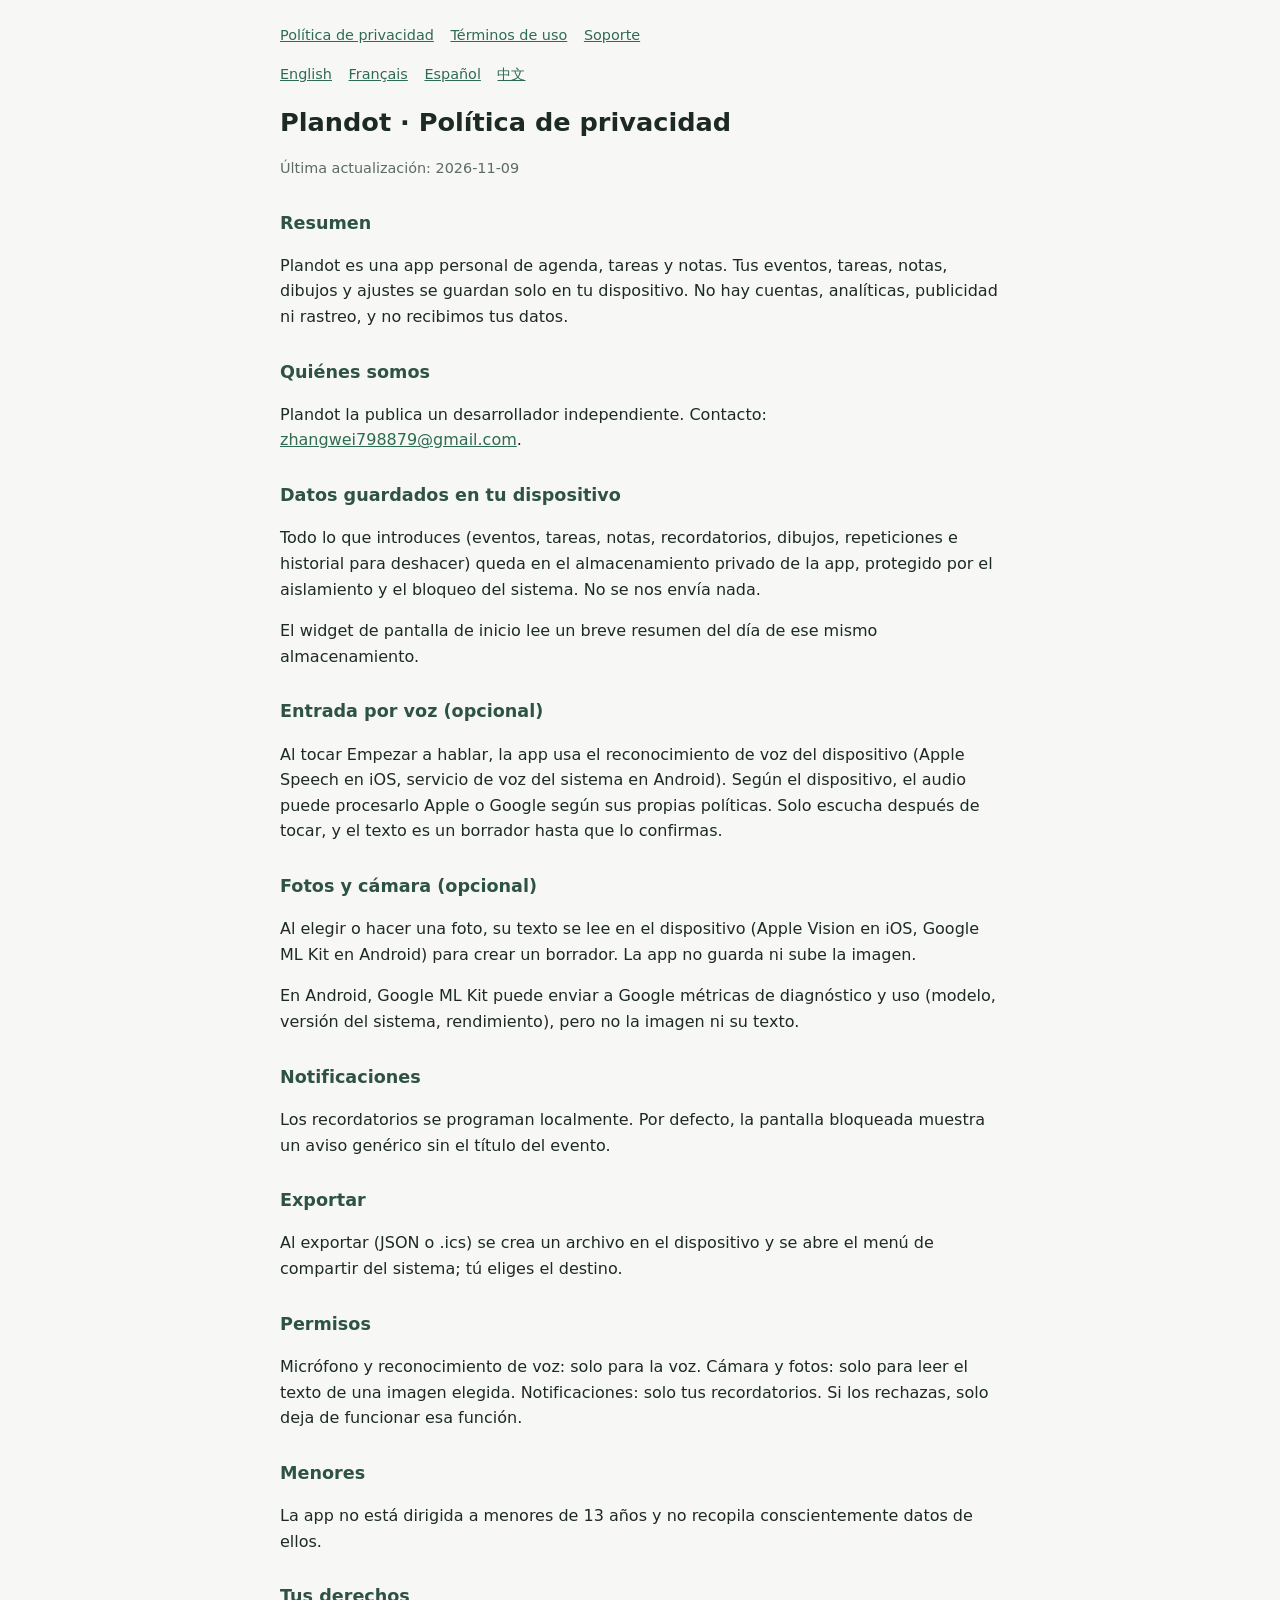
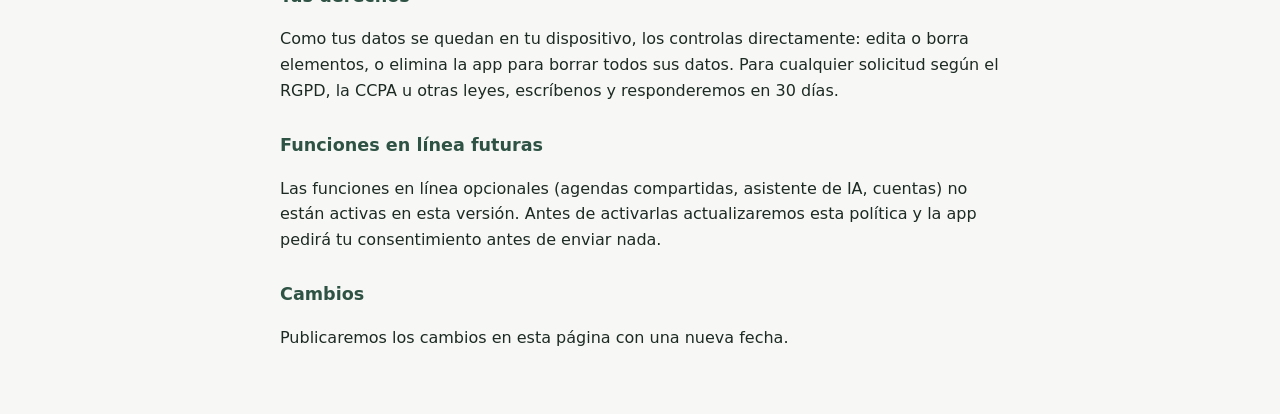
<file: privacy-es.html>
<!doctype html><html lang="es"><head><meta charset="utf-8"><meta name="viewport" content="width=device-width,initial-scale=1">
<title>Política de privacidad · Plandot</title><link rel="stylesheet" href="style.css"></head><body><main>
<nav><a href="privacy-es.html">Política de privacidad</a> <a href="terms-es.html">Términos de uso</a> <a href="support-es.html">Soporte</a></nav><nav class="muted"><a href="privacy.html" lang="en">English</a> <a href="privacy-fr.html" lang="fr">Français</a> <a href="privacy-es.html" lang="es">Español</a> <a href="privacy-zh.html" lang="zh">中文</a></nav>
<h1>Plandot · Política de privacidad</h1><p class="muted">Última actualización: 2026-11-09</p><h2>Resumen</h2><p>Plandot es una app personal de agenda, tareas y notas. Tus eventos, tareas, notas, dibujos y ajustes se guardan solo en tu dispositivo. No hay cuentas, analíticas, publicidad ni rastreo, y no recibimos tus datos.</p><h2>Quiénes somos</h2><p>Plandot la publica un desarrollador independiente. Contacto: <a href="mailto:zhangwei798879@gmail.com">zhangwei798879@gmail.com</a>.</p><h2>Datos guardados en tu dispositivo</h2><p>Todo lo que introduces (eventos, tareas, notas, recordatorios, dibujos, repeticiones e historial para deshacer) queda en el almacenamiento privado de la app, protegido por el aislamiento y el bloqueo del sistema. No se nos envía nada.</p><p>El widget de pantalla de inicio lee un breve resumen del día de ese mismo almacenamiento.</p><h2>Entrada por voz (opcional)</h2><p>Al tocar Empezar a hablar, la app usa el reconocimiento de voz del dispositivo (Apple Speech en iOS, servicio de voz del sistema en Android). Según el dispositivo, el audio puede procesarlo Apple o Google según sus propias políticas. Solo escucha después de tocar, y el texto es un borrador hasta que lo confirmas.</p><h2>Fotos y cámara (opcional)</h2><p>Al elegir o hacer una foto, su texto se lee en el dispositivo (Apple Vision en iOS, Google ML Kit en Android) para crear un borrador. La app no guarda ni sube la imagen.</p><p>En Android, Google ML Kit puede enviar a Google métricas de diagnóstico y uso (modelo, versión del sistema, rendimiento), pero no la imagen ni su texto.</p><h2>Notificaciones</h2><p>Los recordatorios se programan localmente. Por defecto, la pantalla bloqueada muestra un aviso genérico sin el título del evento.</p><h2>Exportar</h2><p>Al exportar (JSON o .ics) se crea un archivo en el dispositivo y se abre el menú de compartir del sistema; tú eliges el destino.</p><h2>Permisos</h2><p>Micrófono y reconocimiento de voz: solo para la voz. Cámara y fotos: solo para leer el texto de una imagen elegida. Notificaciones: solo tus recordatorios. Si los rechazas, solo deja de funcionar esa función.</p><h2>Menores</h2><p>La app no está dirigida a menores de 13 años y no recopila conscientemente datos de ellos.</p><h2>Tus derechos</h2><p>Como tus datos se quedan en tu dispositivo, los controlas directamente: edita o borra elementos, o elimina la app para borrar todos sus datos. Para cualquier solicitud según el RGPD, la CCPA u otras leyes, escríbenos y responderemos en 30 días.</p><h2>Funciones en línea futuras</h2><p>Las funciones en línea opcionales (agendas compartidas, asistente de IA, cuentas) no están activas en esta versión. Antes de activarlas actualizaremos esta política y la app pedirá tu consentimiento antes de enviar nada.</p><h2>Cambios</h2><p>Publicaremos los cambios en esta página con una nueva fecha.</p></main></body></html>
</file>
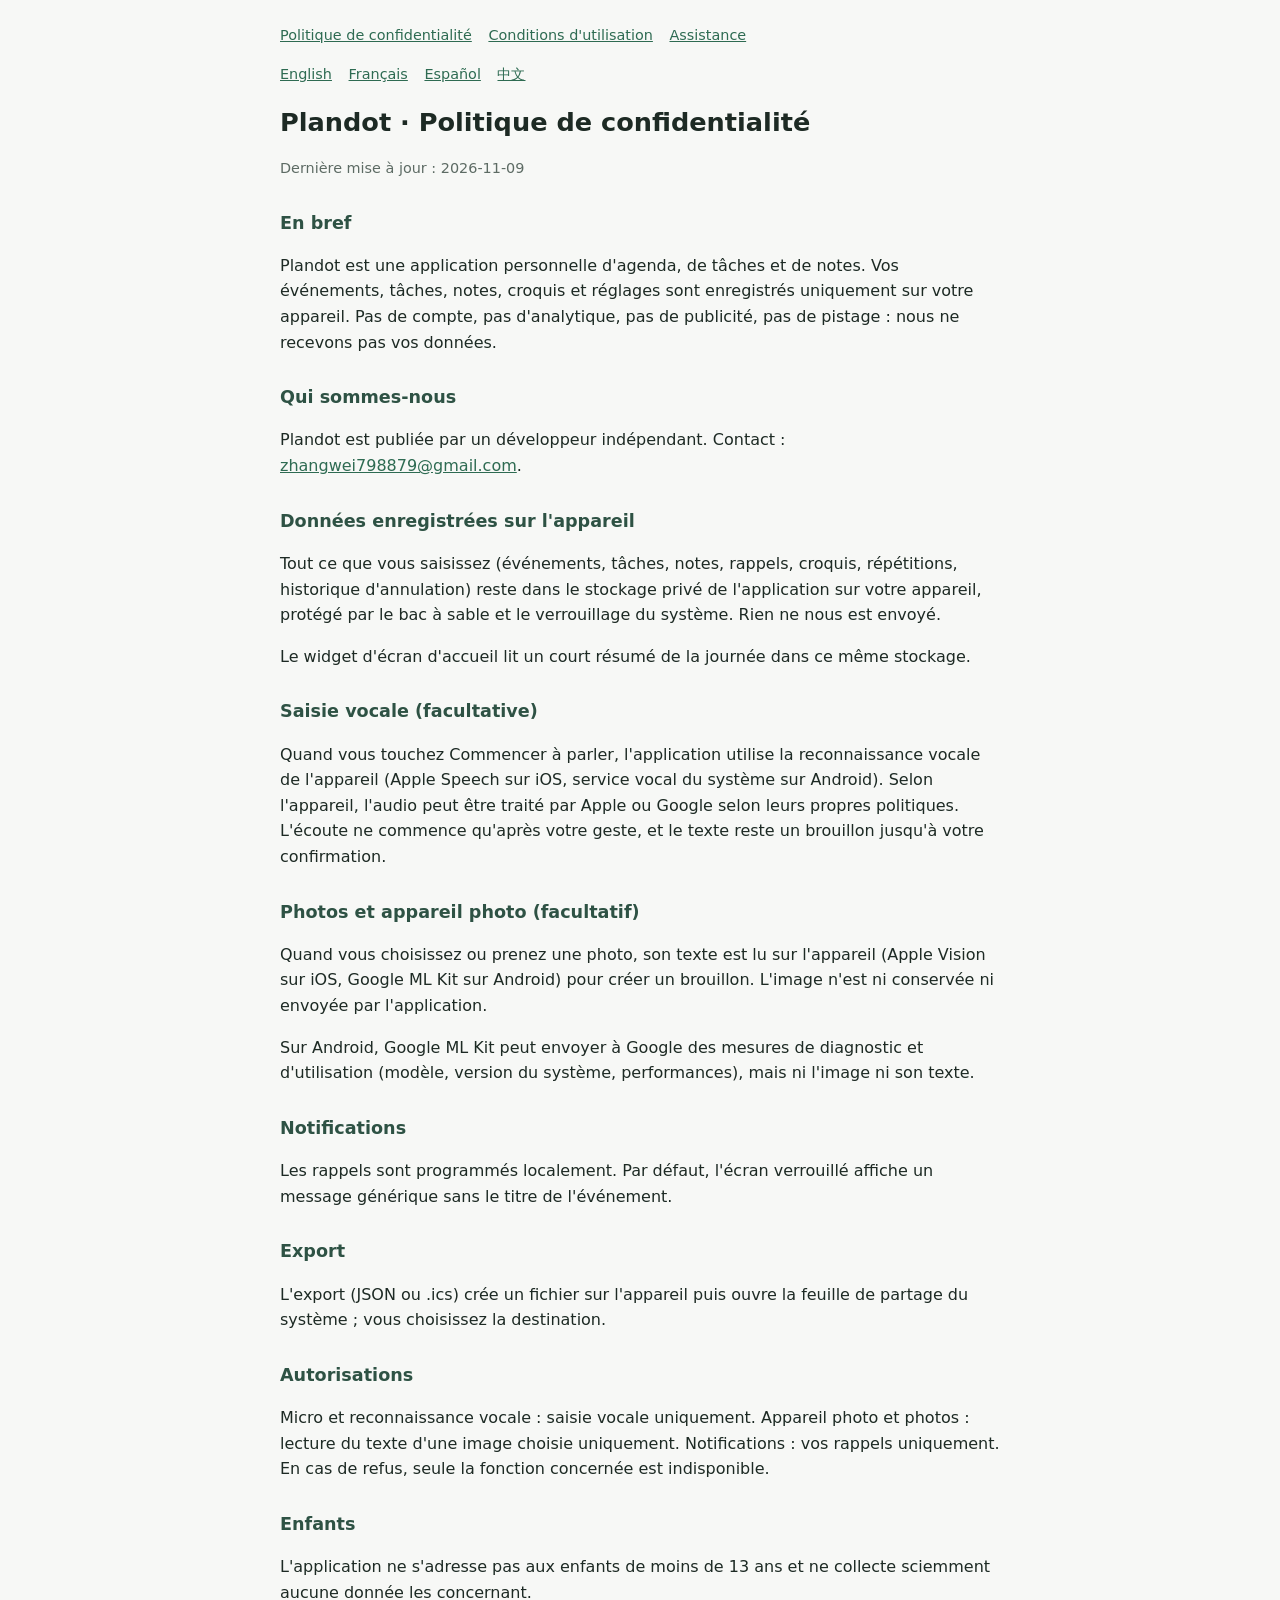
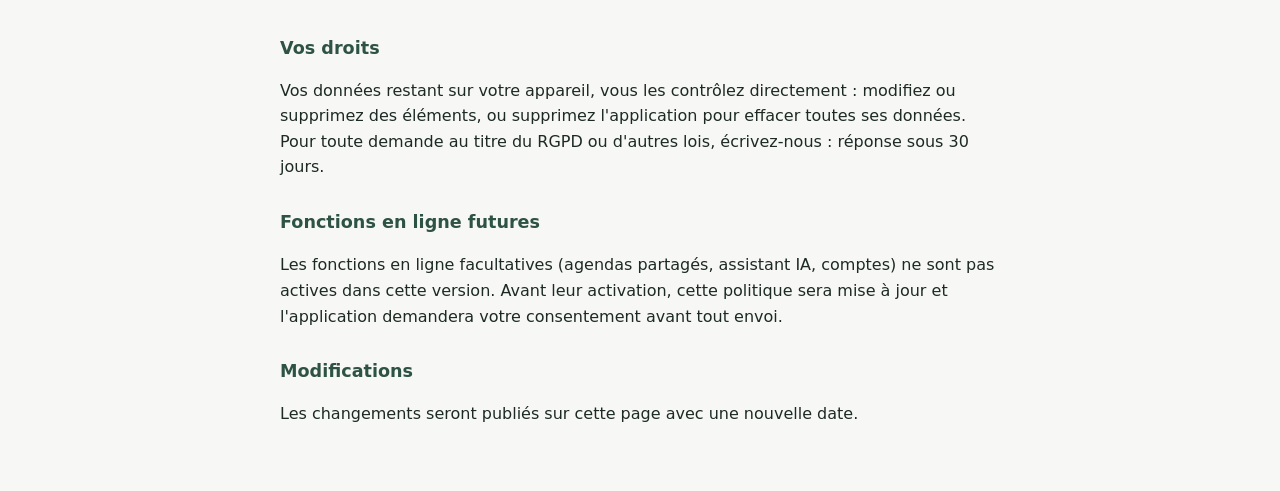
<file: privacy-fr.html>
<!doctype html><html lang="fr"><head><meta charset="utf-8"><meta name="viewport" content="width=device-width,initial-scale=1">
<title>Politique de confidentialité · Plandot</title><link rel="stylesheet" href="style.css"></head><body><main>
<nav><a href="privacy-fr.html">Politique de confidentialité</a> <a href="terms-fr.html">Conditions d'utilisation</a> <a href="support-fr.html">Assistance</a></nav><nav class="muted"><a href="privacy.html" lang="en">English</a> <a href="privacy-fr.html" lang="fr">Français</a> <a href="privacy-es.html" lang="es">Español</a> <a href="privacy-zh.html" lang="zh">中文</a></nav>
<h1>Plandot · Politique de confidentialité</h1><p class="muted">Dernière mise à jour : 2026-11-09</p><h2>En bref</h2><p>Plandot est une application personnelle d'agenda, de tâches et de notes. Vos événements, tâches, notes, croquis et réglages sont enregistrés uniquement sur votre appareil. Pas de compte, pas d'analytique, pas de publicité, pas de pistage : nous ne recevons pas vos données.</p><h2>Qui sommes-nous</h2><p>Plandot est publiée par un développeur indépendant. Contact : <a href="mailto:zhangwei798879@gmail.com">zhangwei798879@gmail.com</a>.</p><h2>Données enregistrées sur l'appareil</h2><p>Tout ce que vous saisissez (événements, tâches, notes, rappels, croquis, répétitions, historique d'annulation) reste dans le stockage privé de l'application sur votre appareil, protégé par le bac à sable et le verrouillage du système. Rien ne nous est envoyé.</p><p>Le widget d'écran d'accueil lit un court résumé de la journée dans ce même stockage.</p><h2>Saisie vocale (facultative)</h2><p>Quand vous touchez Commencer à parler, l'application utilise la reconnaissance vocale de l'appareil (Apple Speech sur iOS, service vocal du système sur Android). Selon l'appareil, l'audio peut être traité par Apple ou Google selon leurs propres politiques. L'écoute ne commence qu'après votre geste, et le texte reste un brouillon jusqu'à votre confirmation.</p><h2>Photos et appareil photo (facultatif)</h2><p>Quand vous choisissez ou prenez une photo, son texte est lu sur l'appareil (Apple Vision sur iOS, Google ML Kit sur Android) pour créer un brouillon. L'image n'est ni conservée ni envoyée par l'application.</p><p>Sur Android, Google ML Kit peut envoyer à Google des mesures de diagnostic et d'utilisation (modèle, version du système, performances), mais ni l'image ni son texte.</p><h2>Notifications</h2><p>Les rappels sont programmés localement. Par défaut, l'écran verrouillé affiche un message générique sans le titre de l'événement.</p><h2>Export</h2><p>L'export (JSON ou .ics) crée un fichier sur l'appareil puis ouvre la feuille de partage du système ; vous choisissez la destination.</p><h2>Autorisations</h2><p>Micro et reconnaissance vocale : saisie vocale uniquement. Appareil photo et photos : lecture du texte d'une image choisie uniquement. Notifications : vos rappels uniquement. En cas de refus, seule la fonction concernée est indisponible.</p><h2>Enfants</h2><p>L'application ne s'adresse pas aux enfants de moins de 13 ans et ne collecte sciemment aucune donnée les concernant.</p><h2>Vos droits</h2><p>Vos données restant sur votre appareil, vous les contrôlez directement : modifiez ou supprimez des éléments, ou supprimez l'application pour effacer toutes ses données. Pour toute demande au titre du RGPD ou d'autres lois, écrivez-nous : réponse sous 30 jours.</p><h2>Fonctions en ligne futures</h2><p>Les fonctions en ligne facultatives (agendas partagés, assistant IA, comptes) ne sont pas actives dans cette version. Avant leur activation, cette politique sera mise à jour et l'application demandera votre consentement avant tout envoi.</p><h2>Modifications</h2><p>Les changements seront publiés sur cette page avec une nouvelle date.</p></main></body></html>
</file>
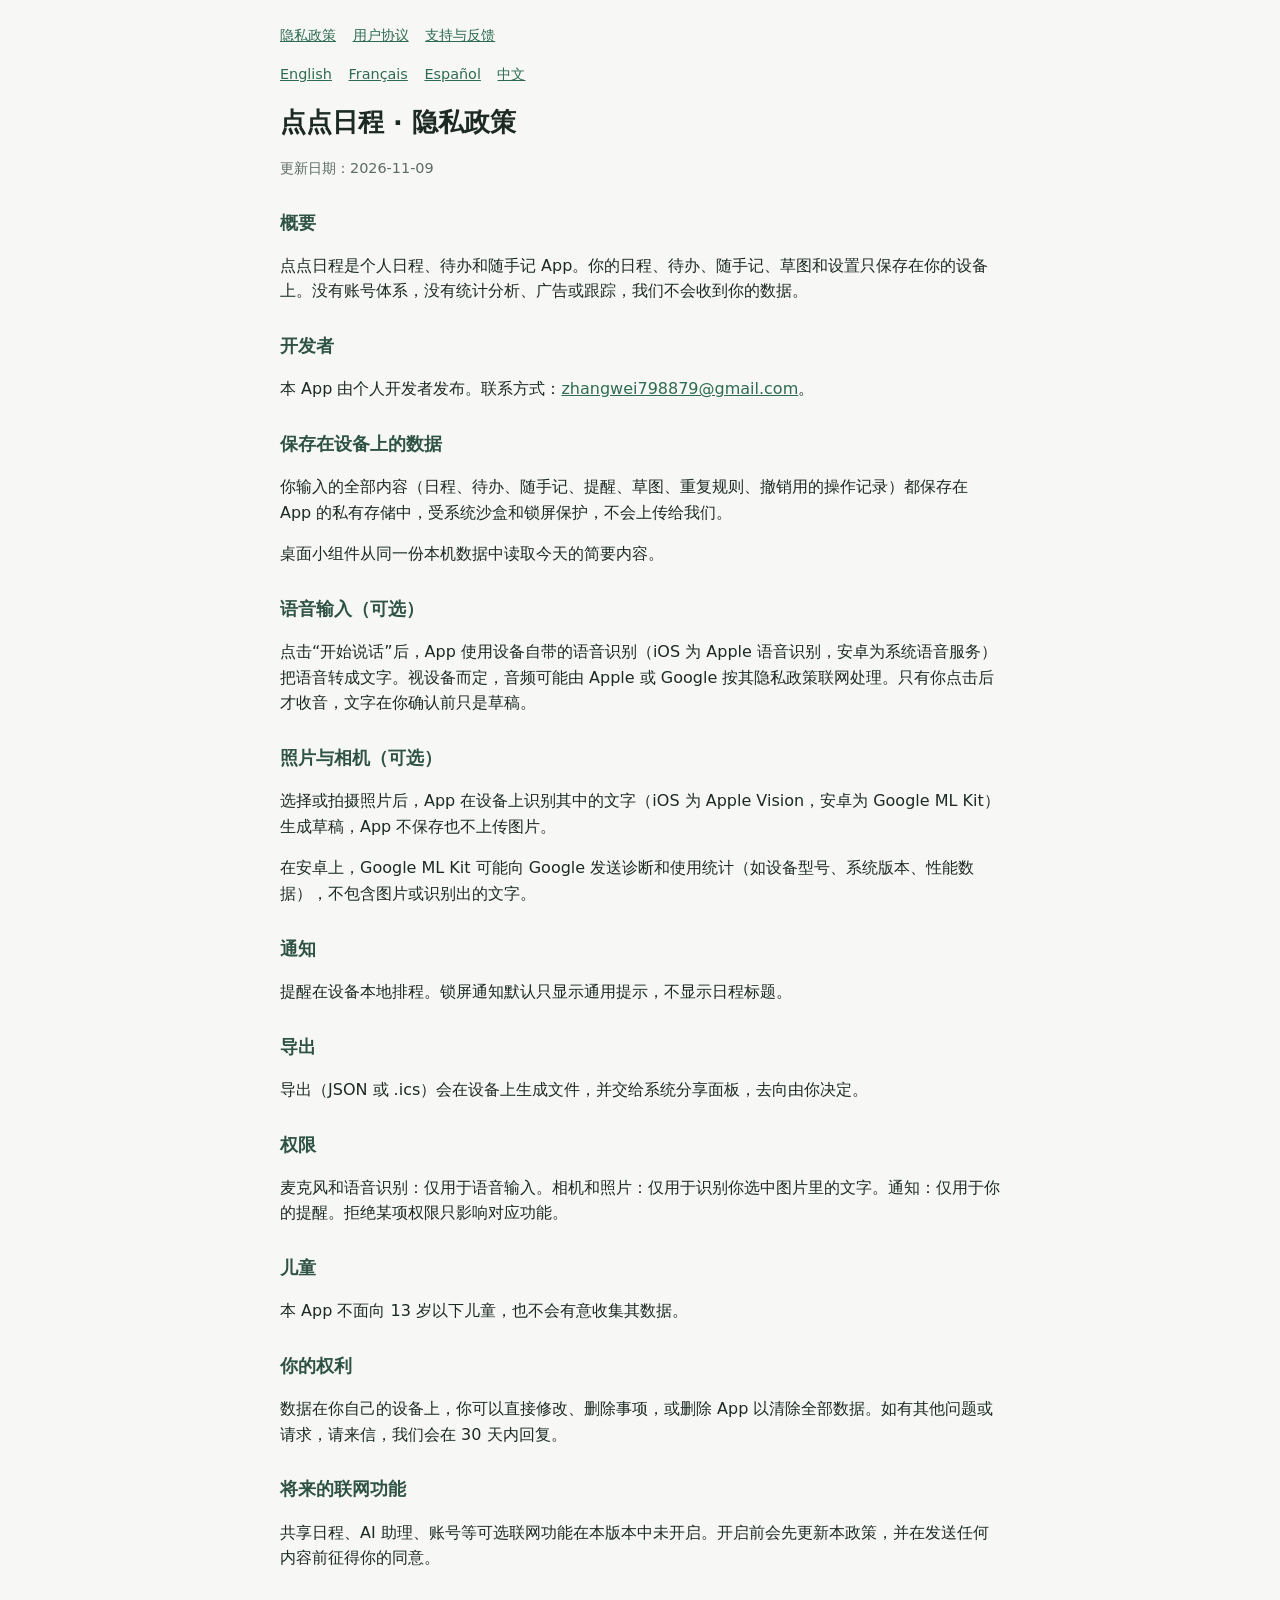
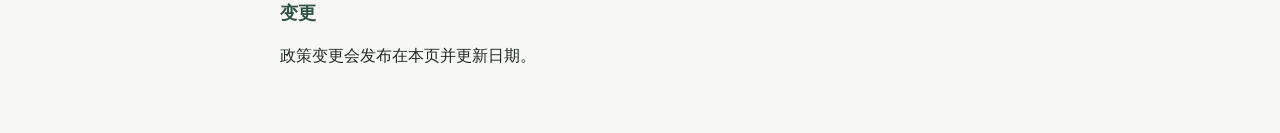
<file: privacy-zh.html>
<!doctype html><html lang="zh"><head><meta charset="utf-8"><meta name="viewport" content="width=device-width,initial-scale=1">
<title>隐私政策 · 点点日程</title><link rel="stylesheet" href="style.css"></head><body><main>
<nav><a href="privacy-zh.html">隐私政策</a> <a href="terms-zh.html">用户协议</a> <a href="support-zh.html">支持与反馈</a></nav><nav class="muted"><a href="privacy.html" lang="en">English</a> <a href="privacy-fr.html" lang="fr">Français</a> <a href="privacy-es.html" lang="es">Español</a> <a href="privacy-zh.html" lang="zh">中文</a></nav>
<h1>点点日程 · 隐私政策</h1><p class="muted">更新日期：2026-11-09</p><h2>概要</h2><p>点点日程是个人日程、待办和随手记 App。你的日程、待办、随手记、草图和设置只保存在你的设备上。没有账号体系，没有统计分析、广告或跟踪，我们不会收到你的数据。</p><h2>开发者</h2><p>本 App 由个人开发者发布。联系方式：<a href="mailto:zhangwei798879@gmail.com">zhangwei798879@gmail.com</a>。</p><h2>保存在设备上的数据</h2><p>你输入的全部内容（日程、待办、随手记、提醒、草图、重复规则、撤销用的操作记录）都保存在 App 的私有存储中，受系统沙盒和锁屏保护，不会上传给我们。</p><p>桌面小组件从同一份本机数据中读取今天的简要内容。</p><h2>语音输入（可选）</h2><p>点击“开始说话”后，App 使用设备自带的语音识别（iOS 为 Apple 语音识别，安卓为系统语音服务）把语音转成文字。视设备而定，音频可能由 Apple 或 Google 按其隐私政策联网处理。只有你点击后才收音，文字在你确认前只是草稿。</p><h2>照片与相机（可选）</h2><p>选择或拍摄照片后，App 在设备上识别其中的文字（iOS 为 Apple Vision，安卓为 Google ML Kit）生成草稿，App 不保存也不上传图片。</p><p>在安卓上，Google ML Kit 可能向 Google 发送诊断和使用统计（如设备型号、系统版本、性能数据），不包含图片或识别出的文字。</p><h2>通知</h2><p>提醒在设备本地排程。锁屏通知默认只显示通用提示，不显示日程标题。</p><h2>导出</h2><p>导出（JSON 或 .ics）会在设备上生成文件，并交给系统分享面板，去向由你决定。</p><h2>权限</h2><p>麦克风和语音识别：仅用于语音输入。相机和照片：仅用于识别你选中图片里的文字。通知：仅用于你的提醒。拒绝某项权限只影响对应功能。</p><h2>儿童</h2><p>本 App 不面向 13 岁以下儿童，也不会有意收集其数据。</p><h2>你的权利</h2><p>数据在你自己的设备上，你可以直接修改、删除事项，或删除 App 以清除全部数据。如有其他问题或请求，请来信，我们会在 30 天内回复。</p><h2>将来的联网功能</h2><p>共享日程、AI 助理、账号等可选联网功能在本版本中未开启。开启前会先更新本政策，并在发送任何内容前征得你的同意。</p><h2>变更</h2><p>政策变更会发布在本页并更新日期。</p></main></body></html>
</file>
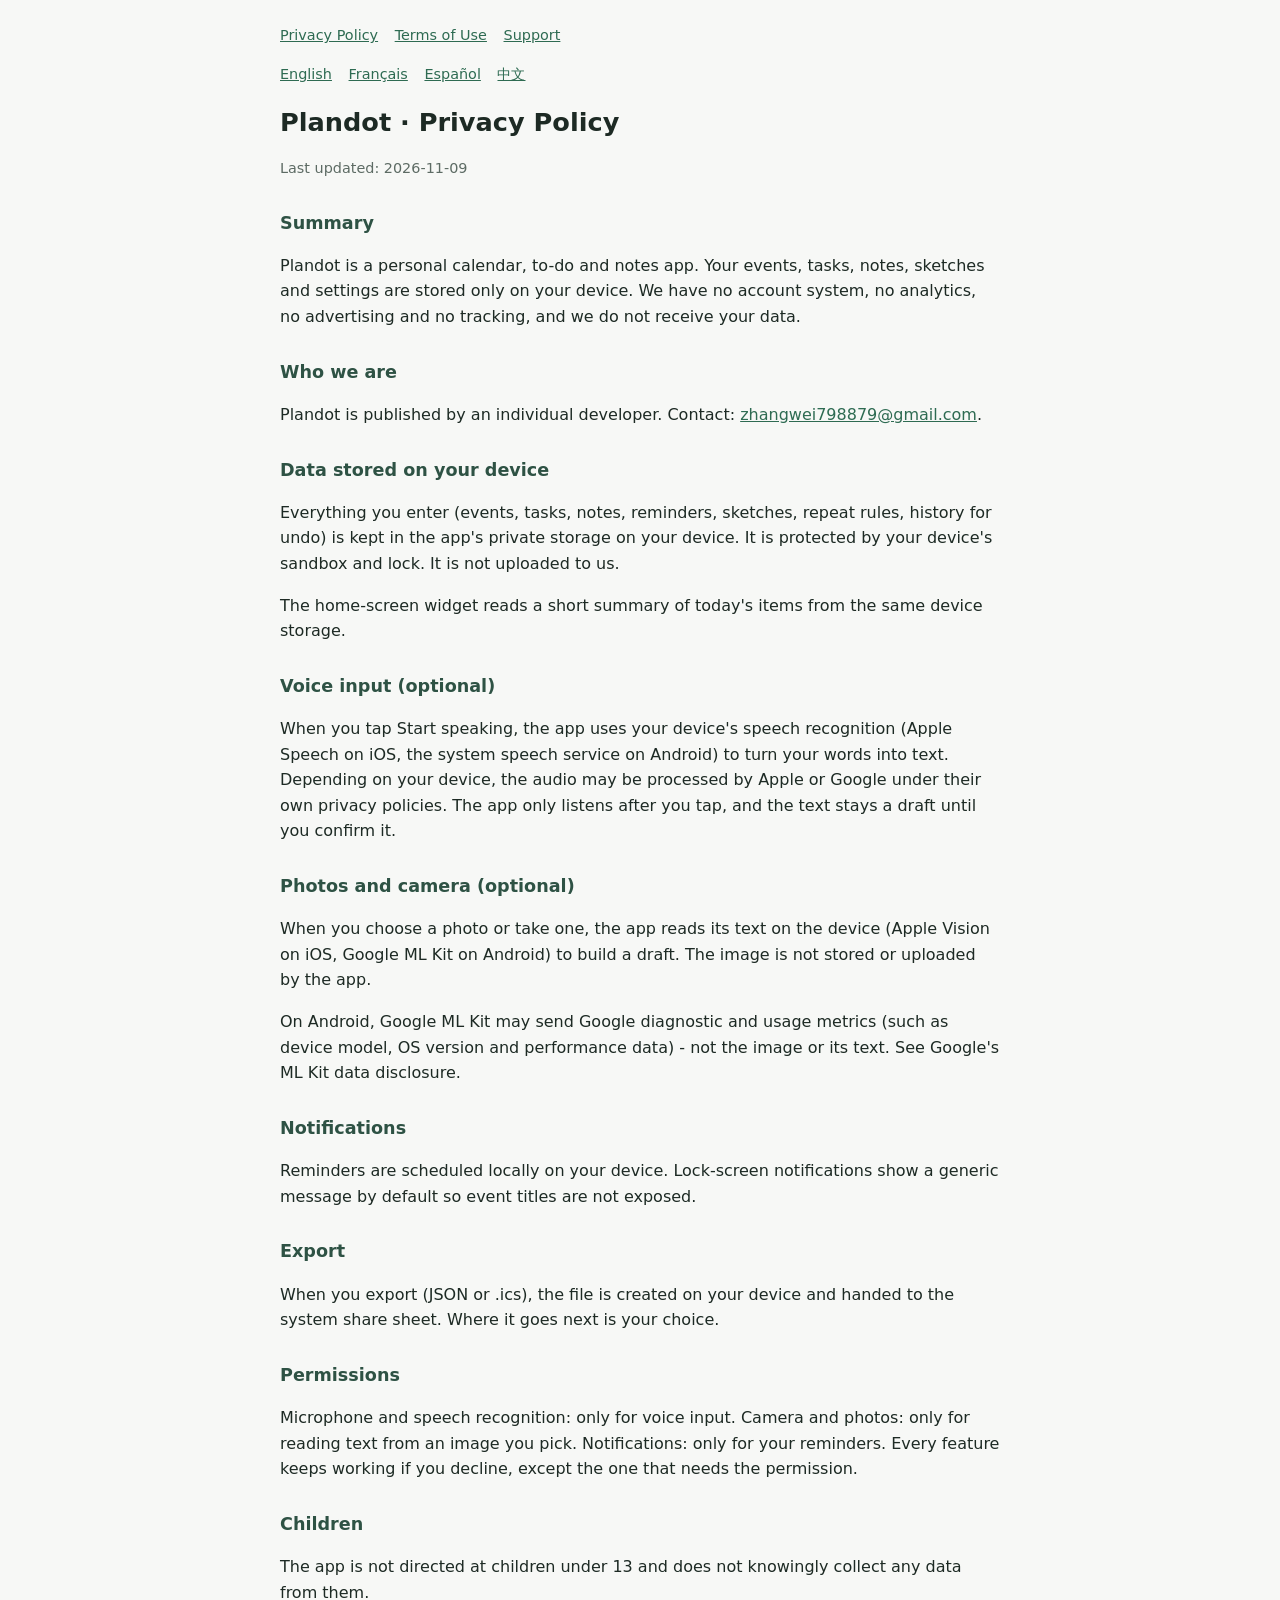
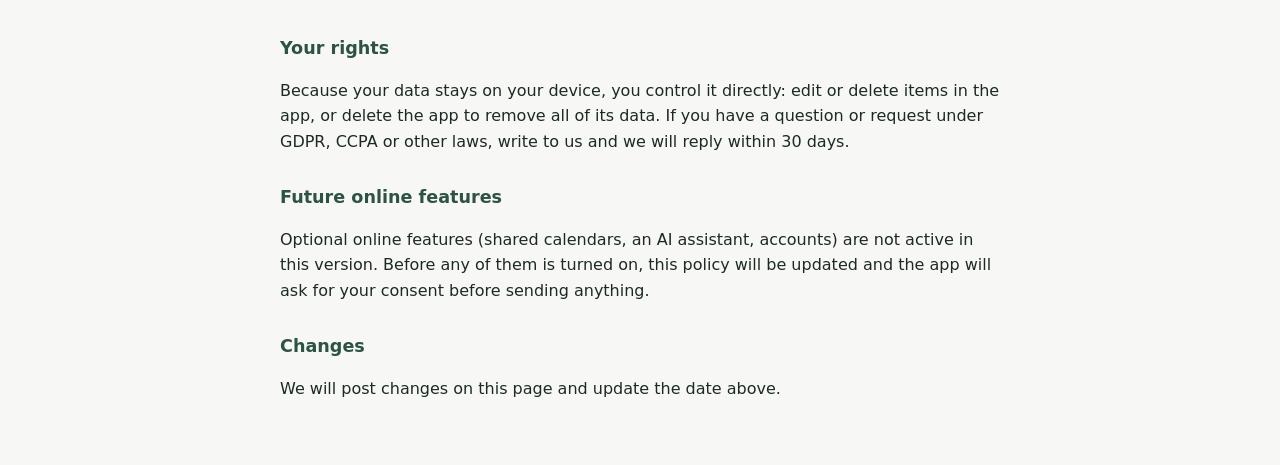
<file: privacy.html>
<!doctype html><html lang="en"><head><meta charset="utf-8"><meta name="viewport" content="width=device-width,initial-scale=1">
<title>Privacy Policy · Plandot</title><link rel="stylesheet" href="style.css"></head><body><main>
<nav><a href="privacy.html">Privacy Policy</a> <a href="terms.html">Terms of Use</a> <a href="support.html">Support</a></nav><nav class="muted"><a href="privacy.html" lang="en">English</a> <a href="privacy-fr.html" lang="fr">Français</a> <a href="privacy-es.html" lang="es">Español</a> <a href="privacy-zh.html" lang="zh">中文</a></nav>
<h1>Plandot · Privacy Policy</h1><p class="muted">Last updated: 2026-11-09</p><h2>Summary</h2><p>Plandot is a personal calendar, to-do and notes app. Your events, tasks, notes, sketches and settings are stored only on your device. We have no account system, no analytics, no advertising and no tracking, and we do not receive your data.</p><h2>Who we are</h2><p>Plandot is published by an individual developer. Contact: <a href="mailto:zhangwei798879@gmail.com">zhangwei798879@gmail.com</a>.</p><h2>Data stored on your device</h2><p>Everything you enter (events, tasks, notes, reminders, sketches, repeat rules, history for undo) is kept in the app's private storage on your device. It is protected by your device's sandbox and lock. It is not uploaded to us.</p><p>The home-screen widget reads a short summary of today's items from the same device storage.</p><h2>Voice input (optional)</h2><p>When you tap Start speaking, the app uses your device's speech recognition (Apple Speech on iOS, the system speech service on Android) to turn your words into text. Depending on your device, the audio may be processed by Apple or Google under their own privacy policies. The app only listens after you tap, and the text stays a draft until you confirm it.</p><h2>Photos and camera (optional)</h2><p>When you choose a photo or take one, the app reads its text on the device (Apple Vision on iOS, Google ML Kit on Android) to build a draft. The image is not stored or uploaded by the app.</p><p>On Android, Google ML Kit may send Google diagnostic and usage metrics (such as device model, OS version and performance data) - not the image or its text. See Google's ML Kit data disclosure.</p><h2>Notifications</h2><p>Reminders are scheduled locally on your device. Lock-screen notifications show a generic message by default so event titles are not exposed.</p><h2>Export</h2><p>When you export (JSON or .ics), the file is created on your device and handed to the system share sheet. Where it goes next is your choice.</p><h2>Permissions</h2><p>Microphone and speech recognition: only for voice input. Camera and photos: only for reading text from an image you pick. Notifications: only for your reminders. Every feature keeps working if you decline, except the one that needs the permission.</p><h2>Children</h2><p>The app is not directed at children under 13 and does not knowingly collect any data from them.</p><h2>Your rights</h2><p>Because your data stays on your device, you control it directly: edit or delete items in the app, or delete the app to remove all of its data. If you have a question or request under GDPR, CCPA or other laws, write to us and we will reply within 30 days.</p><h2>Future online features</h2><p>Optional online features (shared calendars, an AI assistant, accounts) are not active in this version. Before any of them is turned on, this policy will be updated and the app will ask for your consent before sending anything.</p><h2>Changes</h2><p>We will post changes on this page and update the date above.</p></main></body></html>
</file>
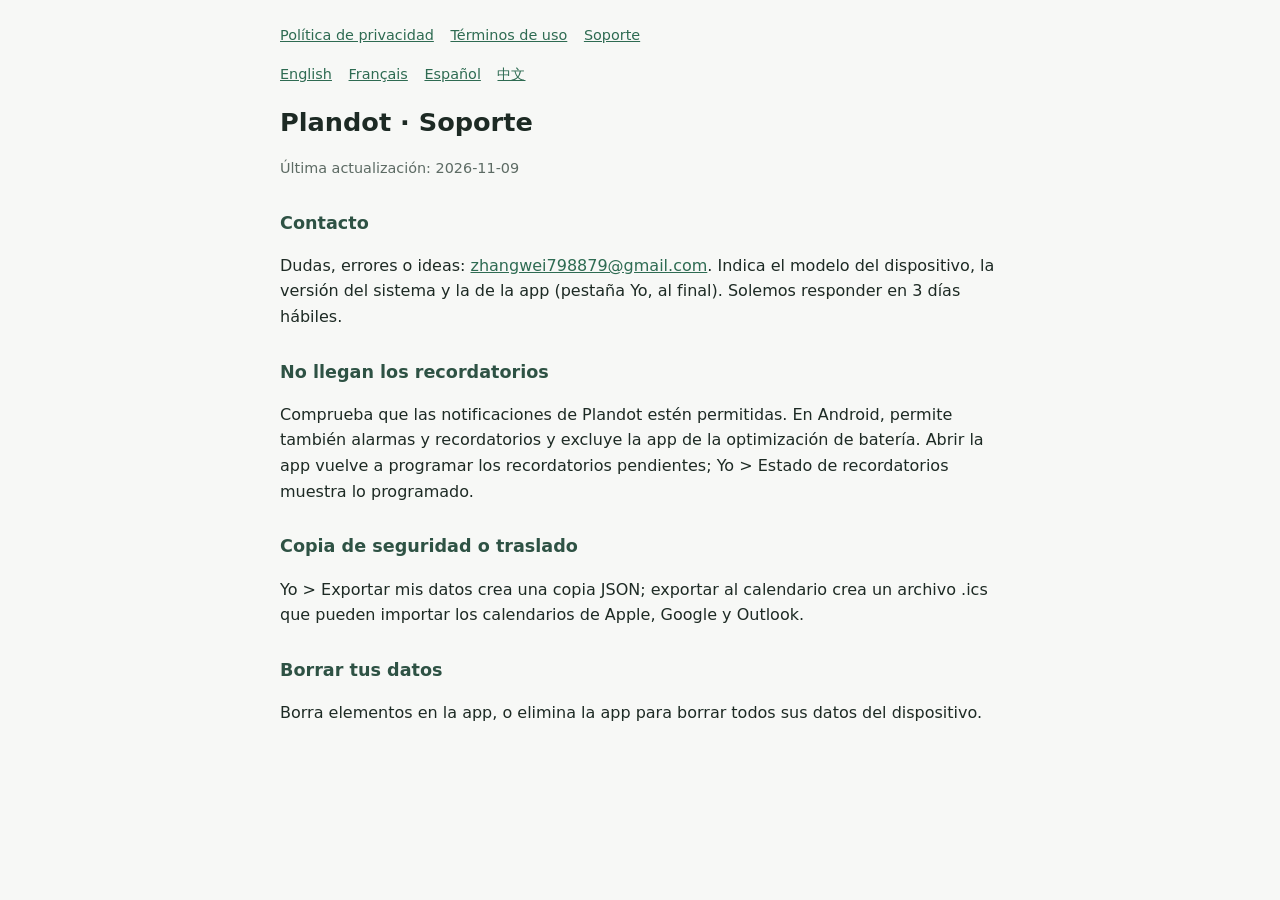
<file: support-es.html>
<!doctype html><html lang="es"><head><meta charset="utf-8"><meta name="viewport" content="width=device-width,initial-scale=1">
<title>Soporte · Plandot</title><link rel="stylesheet" href="style.css"></head><body><main>
<nav><a href="privacy-es.html">Política de privacidad</a> <a href="terms-es.html">Términos de uso</a> <a href="support-es.html">Soporte</a></nav><nav class="muted"><a href="support.html" lang="en">English</a> <a href="support-fr.html" lang="fr">Français</a> <a href="support-es.html" lang="es">Español</a> <a href="support-zh.html" lang="zh">中文</a></nav>
<h1>Plandot · Soporte</h1><p class="muted">Última actualización: 2026-11-09</p><h2>Contacto</h2><p>Dudas, errores o ideas: <a href="mailto:zhangwei798879@gmail.com">zhangwei798879@gmail.com</a>. Indica el modelo del dispositivo, la versión del sistema y la de la app (pestaña Yo, al final). Solemos responder en 3 días hábiles.</p><h2>No llegan los recordatorios</h2><p>Comprueba que las notificaciones de Plandot estén permitidas. En Android, permite también alarmas y recordatorios y excluye la app de la optimización de batería. Abrir la app vuelve a programar los recordatorios pendientes; Yo &gt; Estado de recordatorios muestra lo programado.</p><h2>Copia de seguridad o traslado</h2><p>Yo &gt; Exportar mis datos crea una copia JSON; exportar al calendario crea un archivo .ics que pueden importar los calendarios de Apple, Google y Outlook.</p><h2>Borrar tus datos</h2><p>Borra elementos en la app, o elimina la app para borrar todos sus datos del dispositivo.</p></main></body></html>
</file>
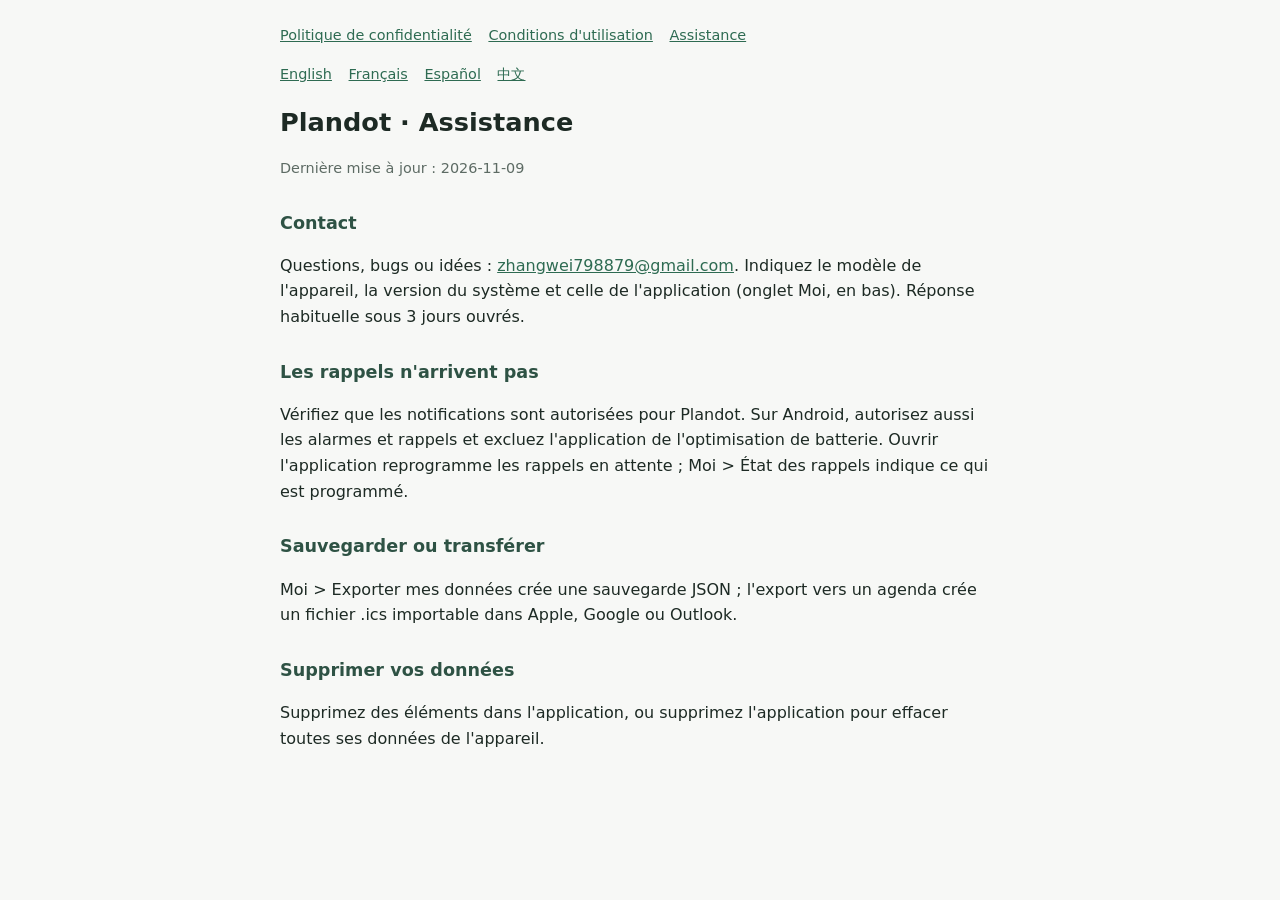
<file: support-fr.html>
<!doctype html><html lang="fr"><head><meta charset="utf-8"><meta name="viewport" content="width=device-width,initial-scale=1">
<title>Assistance · Plandot</title><link rel="stylesheet" href="style.css"></head><body><main>
<nav><a href="privacy-fr.html">Politique de confidentialité</a> <a href="terms-fr.html">Conditions d'utilisation</a> <a href="support-fr.html">Assistance</a></nav><nav class="muted"><a href="support.html" lang="en">English</a> <a href="support-fr.html" lang="fr">Français</a> <a href="support-es.html" lang="es">Español</a> <a href="support-zh.html" lang="zh">中文</a></nav>
<h1>Plandot · Assistance</h1><p class="muted">Dernière mise à jour : 2026-11-09</p><h2>Contact</h2><p>Questions, bugs ou idées : <a href="mailto:zhangwei798879@gmail.com">zhangwei798879@gmail.com</a>. Indiquez le modèle de l'appareil, la version du système et celle de l'application (onglet Moi, en bas). Réponse habituelle sous 3 jours ouvrés.</p><h2>Les rappels n'arrivent pas</h2><p>Vérifiez que les notifications sont autorisées pour Plandot. Sur Android, autorisez aussi les alarmes et rappels et excluez l'application de l'optimisation de batterie. Ouvrir l'application reprogramme les rappels en attente ; Moi &gt; État des rappels indique ce qui est programmé.</p><h2>Sauvegarder ou transférer</h2><p>Moi &gt; Exporter mes données crée une sauvegarde JSON ; l'export vers un agenda crée un fichier .ics importable dans Apple, Google ou Outlook.</p><h2>Supprimer vos données</h2><p>Supprimez des éléments dans l'application, ou supprimez l'application pour effacer toutes ses données de l'appareil.</p></main></body></html>
</file>
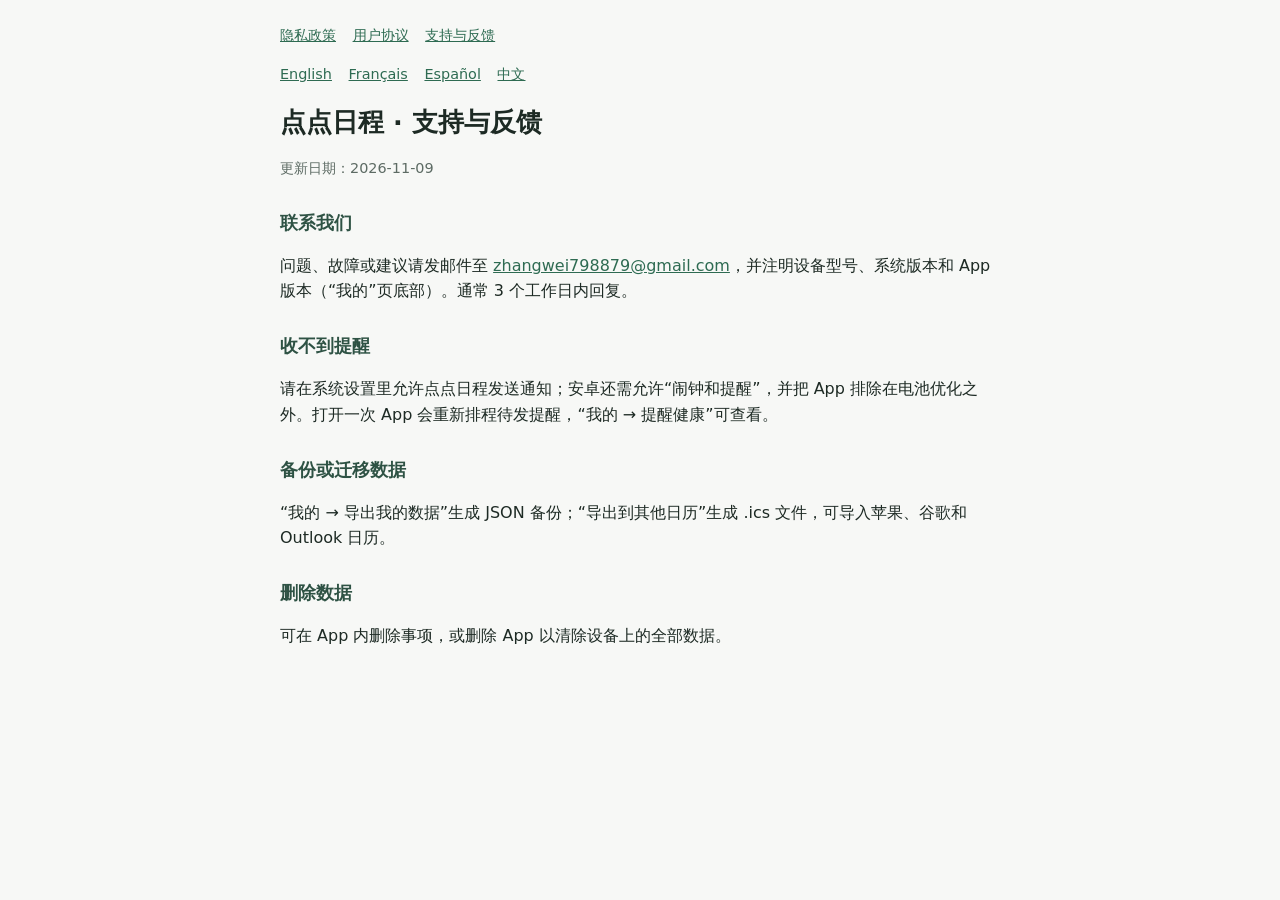
<file: support-zh.html>
<!doctype html><html lang="zh"><head><meta charset="utf-8"><meta name="viewport" content="width=device-width,initial-scale=1">
<title>支持与反馈 · 点点日程</title><link rel="stylesheet" href="style.css"></head><body><main>
<nav><a href="privacy-zh.html">隐私政策</a> <a href="terms-zh.html">用户协议</a> <a href="support-zh.html">支持与反馈</a></nav><nav class="muted"><a href="support.html" lang="en">English</a> <a href="support-fr.html" lang="fr">Français</a> <a href="support-es.html" lang="es">Español</a> <a href="support-zh.html" lang="zh">中文</a></nav>
<h1>点点日程 · 支持与反馈</h1><p class="muted">更新日期：2026-11-09</p><h2>联系我们</h2><p>问题、故障或建议请发邮件至 <a href="mailto:zhangwei798879@gmail.com">zhangwei798879@gmail.com</a>，并注明设备型号、系统版本和 App 版本（“我的”页底部）。通常 3 个工作日内回复。</p><h2>收不到提醒</h2><p>请在系统设置里允许点点日程发送通知；安卓还需允许“闹钟和提醒”，并把 App 排除在电池优化之外。打开一次 App 会重新排程待发提醒，“我的 → 提醒健康”可查看。</p><h2>备份或迁移数据</h2><p>“我的 → 导出我的数据”生成 JSON 备份；“导出到其他日历”生成 .ics 文件，可导入苹果、谷歌和 Outlook 日历。</p><h2>删除数据</h2><p>可在 App 内删除事项，或删除 App 以清除设备上的全部数据。</p></main></body></html>
</file>
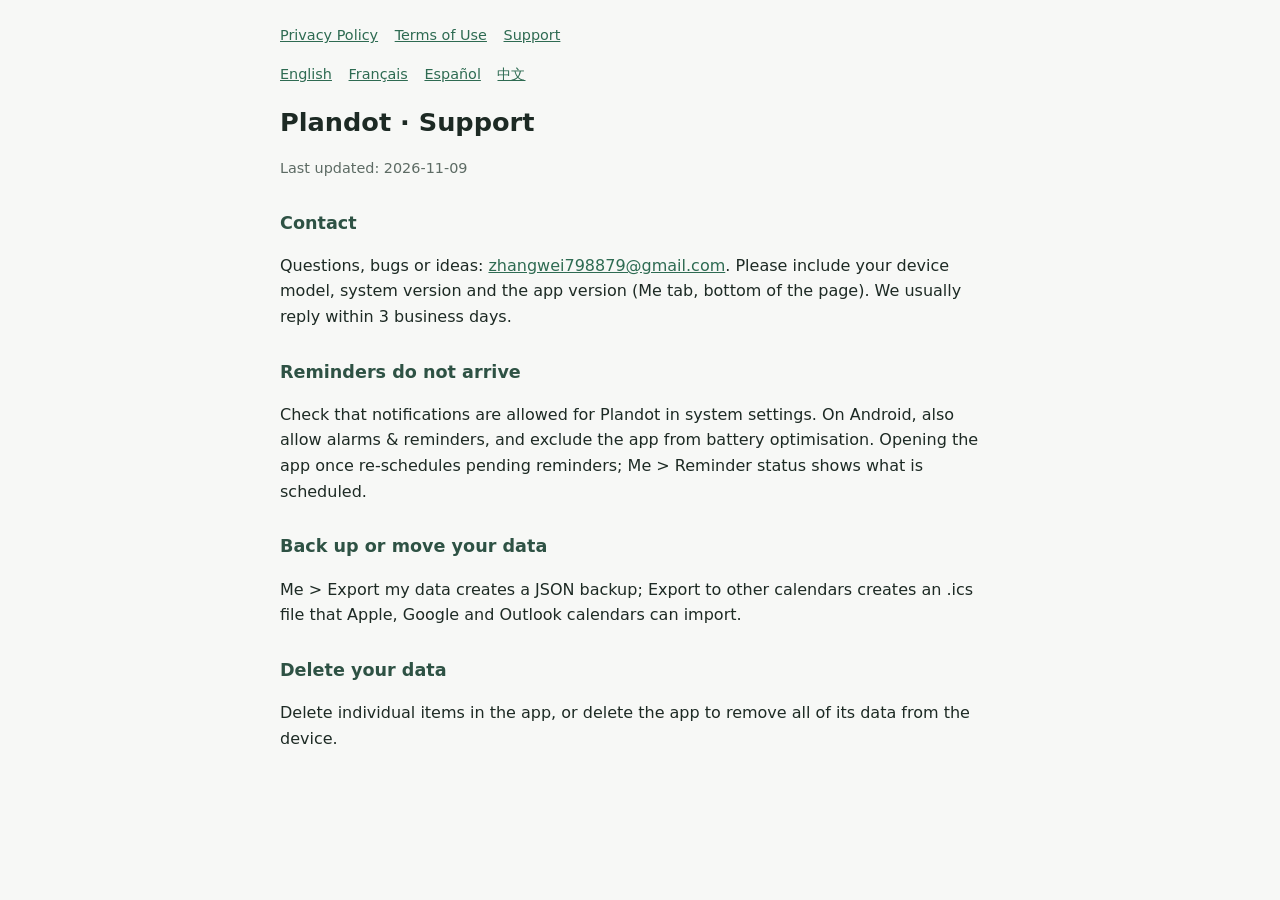
<file: support.html>
<!doctype html><html lang="en"><head><meta charset="utf-8"><meta name="viewport" content="width=device-width,initial-scale=1">
<title>Support · Plandot</title><link rel="stylesheet" href="style.css"></head><body><main>
<nav><a href="privacy.html">Privacy Policy</a> <a href="terms.html">Terms of Use</a> <a href="support.html">Support</a></nav><nav class="muted"><a href="support.html" lang="en">English</a> <a href="support-fr.html" lang="fr">Français</a> <a href="support-es.html" lang="es">Español</a> <a href="support-zh.html" lang="zh">中文</a></nav>
<h1>Plandot · Support</h1><p class="muted">Last updated: 2026-11-09</p><h2>Contact</h2><p>Questions, bugs or ideas: <a href="mailto:zhangwei798879@gmail.com">zhangwei798879@gmail.com</a>. Please include your device model, system version and the app version (Me tab, bottom of the page). We usually reply within 3 business days.</p><h2>Reminders do not arrive</h2><p>Check that notifications are allowed for Plandot in system settings. On Android, also allow alarms & reminders, and exclude the app from battery optimisation. Opening the app once re-schedules pending reminders; Me &gt; Reminder status shows what is scheduled.</p><h2>Back up or move your data</h2><p>Me &gt; Export my data creates a JSON backup; Export to other calendars creates an .ics file that Apple, Google and Outlook calendars can import.</p><h2>Delete your data</h2><p>Delete individual items in the app, or delete the app to remove all of its data from the device.</p></main></body></html>
</file>
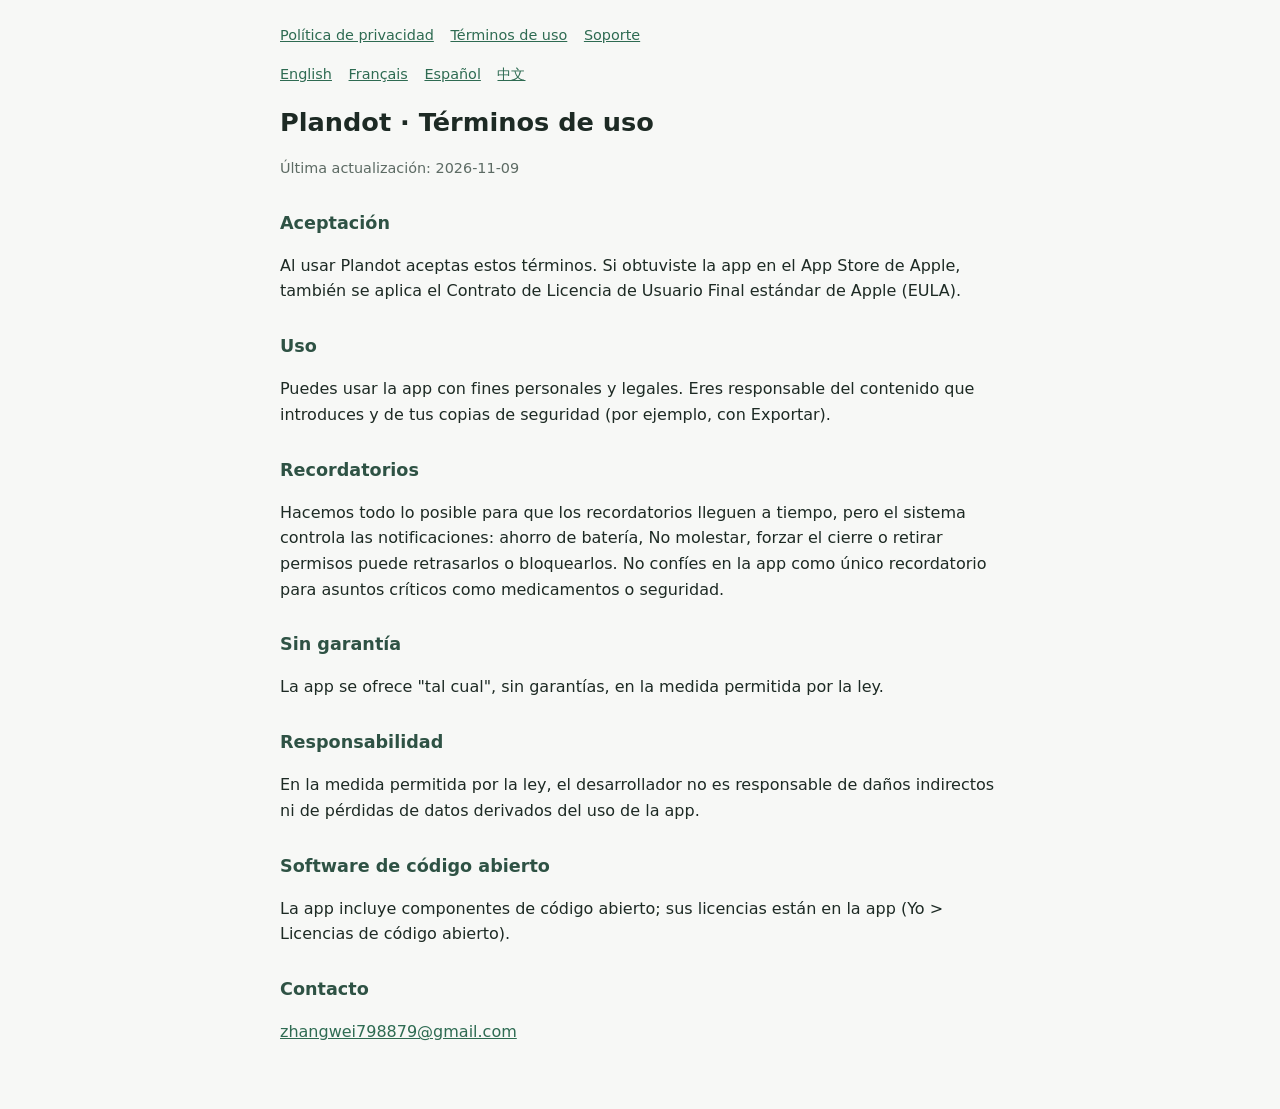
<file: terms-es.html>
<!doctype html><html lang="es"><head><meta charset="utf-8"><meta name="viewport" content="width=device-width,initial-scale=1">
<title>Términos de uso · Plandot</title><link rel="stylesheet" href="style.css"></head><body><main>
<nav><a href="privacy-es.html">Política de privacidad</a> <a href="terms-es.html">Términos de uso</a> <a href="support-es.html">Soporte</a></nav><nav class="muted"><a href="terms.html" lang="en">English</a> <a href="terms-fr.html" lang="fr">Français</a> <a href="terms-es.html" lang="es">Español</a> <a href="terms-zh.html" lang="zh">中文</a></nav>
<h1>Plandot · Términos de uso</h1><p class="muted">Última actualización: 2026-11-09</p><h2>Aceptación</h2><p>Al usar Plandot aceptas estos términos. Si obtuviste la app en el App Store de Apple, también se aplica el Contrato de Licencia de Usuario Final estándar de Apple (EULA).</p><h2>Uso</h2><p>Puedes usar la app con fines personales y legales. Eres responsable del contenido que introduces y de tus copias de seguridad (por ejemplo, con Exportar).</p><h2>Recordatorios</h2><p>Hacemos todo lo posible para que los recordatorios lleguen a tiempo, pero el sistema controla las notificaciones: ahorro de batería, No molestar, forzar el cierre o retirar permisos puede retrasarlos o bloquearlos. No confíes en la app como único recordatorio para asuntos críticos como medicamentos o seguridad.</p><h2>Sin garantía</h2><p>La app se ofrece "tal cual", sin garantías, en la medida permitida por la ley.</p><h2>Responsabilidad</h2><p>En la medida permitida por la ley, el desarrollador no es responsable de daños indirectos ni de pérdidas de datos derivados del uso de la app.</p><h2>Software de código abierto</h2><p>La app incluye componentes de código abierto; sus licencias están en la app (Yo &gt; Licencias de código abierto).</p><h2>Contacto</h2><p><a href="mailto:zhangwei798879@gmail.com">zhangwei798879@gmail.com</a></p></main></body></html>
</file>
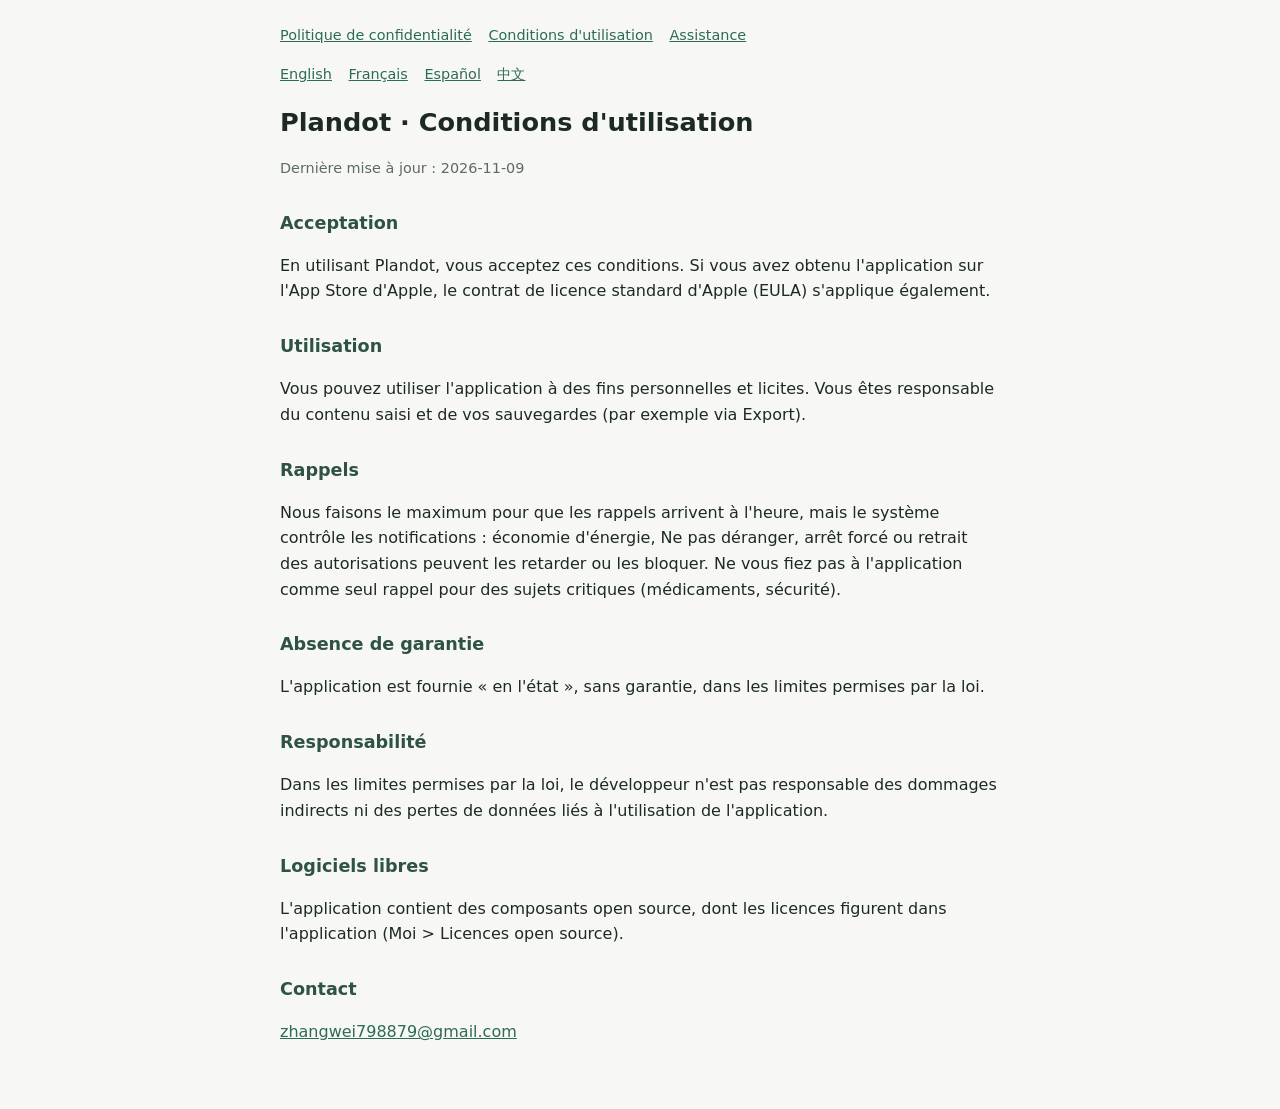
<file: terms-fr.html>
<!doctype html><html lang="fr"><head><meta charset="utf-8"><meta name="viewport" content="width=device-width,initial-scale=1">
<title>Conditions d'utilisation · Plandot</title><link rel="stylesheet" href="style.css"></head><body><main>
<nav><a href="privacy-fr.html">Politique de confidentialité</a> <a href="terms-fr.html">Conditions d'utilisation</a> <a href="support-fr.html">Assistance</a></nav><nav class="muted"><a href="terms.html" lang="en">English</a> <a href="terms-fr.html" lang="fr">Français</a> <a href="terms-es.html" lang="es">Español</a> <a href="terms-zh.html" lang="zh">中文</a></nav>
<h1>Plandot · Conditions d'utilisation</h1><p class="muted">Dernière mise à jour : 2026-11-09</p><h2>Acceptation</h2><p>En utilisant Plandot, vous acceptez ces conditions. Si vous avez obtenu l'application sur l'App Store d'Apple, le contrat de licence standard d'Apple (EULA) s'applique également.</p><h2>Utilisation</h2><p>Vous pouvez utiliser l'application à des fins personnelles et licites. Vous êtes responsable du contenu saisi et de vos sauvegardes (par exemple via Export).</p><h2>Rappels</h2><p>Nous faisons le maximum pour que les rappels arrivent à l'heure, mais le système contrôle les notifications : économie d'énergie, Ne pas déranger, arrêt forcé ou retrait des autorisations peuvent les retarder ou les bloquer. Ne vous fiez pas à l'application comme seul rappel pour des sujets critiques (médicaments, sécurité).</p><h2>Absence de garantie</h2><p>L'application est fournie « en l'état », sans garantie, dans les limites permises par la loi.</p><h2>Responsabilité</h2><p>Dans les limites permises par la loi, le développeur n'est pas responsable des dommages indirects ni des pertes de données liés à l'utilisation de l'application.</p><h2>Logiciels libres</h2><p>L'application contient des composants open source, dont les licences figurent dans l'application (Moi &gt; Licences open source).</p><h2>Contact</h2><p><a href="mailto:zhangwei798879@gmail.com">zhangwei798879@gmail.com</a></p></main></body></html>
</file>
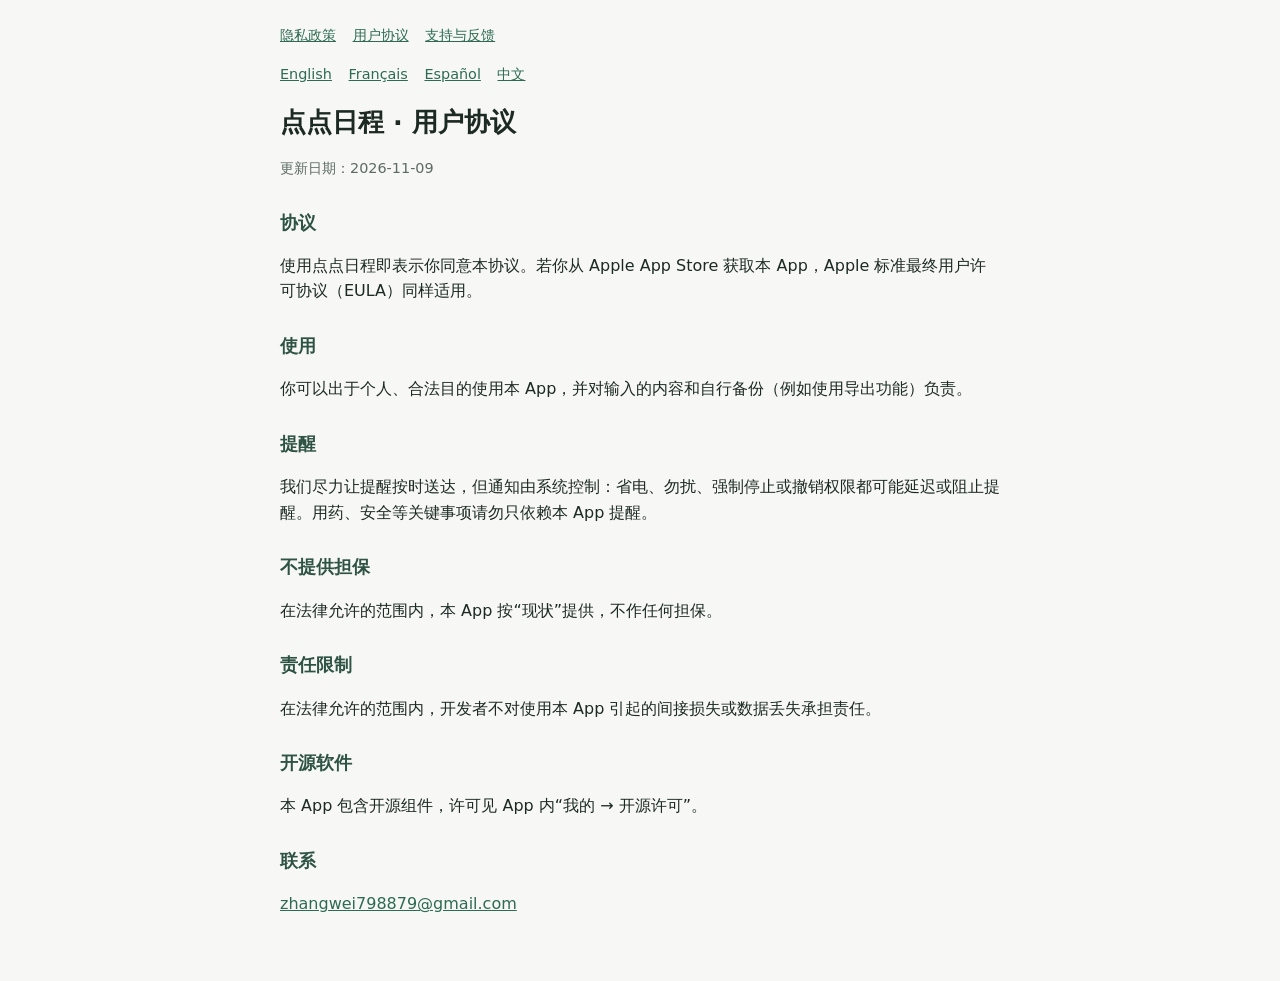
<file: terms-zh.html>
<!doctype html><html lang="zh"><head><meta charset="utf-8"><meta name="viewport" content="width=device-width,initial-scale=1">
<title>用户协议 · 点点日程</title><link rel="stylesheet" href="style.css"></head><body><main>
<nav><a href="privacy-zh.html">隐私政策</a> <a href="terms-zh.html">用户协议</a> <a href="support-zh.html">支持与反馈</a></nav><nav class="muted"><a href="terms.html" lang="en">English</a> <a href="terms-fr.html" lang="fr">Français</a> <a href="terms-es.html" lang="es">Español</a> <a href="terms-zh.html" lang="zh">中文</a></nav>
<h1>点点日程 · 用户协议</h1><p class="muted">更新日期：2026-11-09</p><h2>协议</h2><p>使用点点日程即表示你同意本协议。若你从 Apple App Store 获取本 App，Apple 标准最终用户许可协议（EULA）同样适用。</p><h2>使用</h2><p>你可以出于个人、合法目的使用本 App，并对输入的内容和自行备份（例如使用导出功能）负责。</p><h2>提醒</h2><p>我们尽力让提醒按时送达，但通知由系统控制：省电、勿扰、强制停止或撤销权限都可能延迟或阻止提醒。用药、安全等关键事项请勿只依赖本 App 提醒。</p><h2>不提供担保</h2><p>在法律允许的范围内，本 App 按“现状”提供，不作任何担保。</p><h2>责任限制</h2><p>在法律允许的范围内，开发者不对使用本 App 引起的间接损失或数据丢失承担责任。</p><h2>开源软件</h2><p>本 App 包含开源组件，许可见 App 内“我的 → 开源许可”。</p><h2>联系</h2><p><a href="mailto:zhangwei798879@gmail.com">zhangwei798879@gmail.com</a></p></main></body></html>
</file>
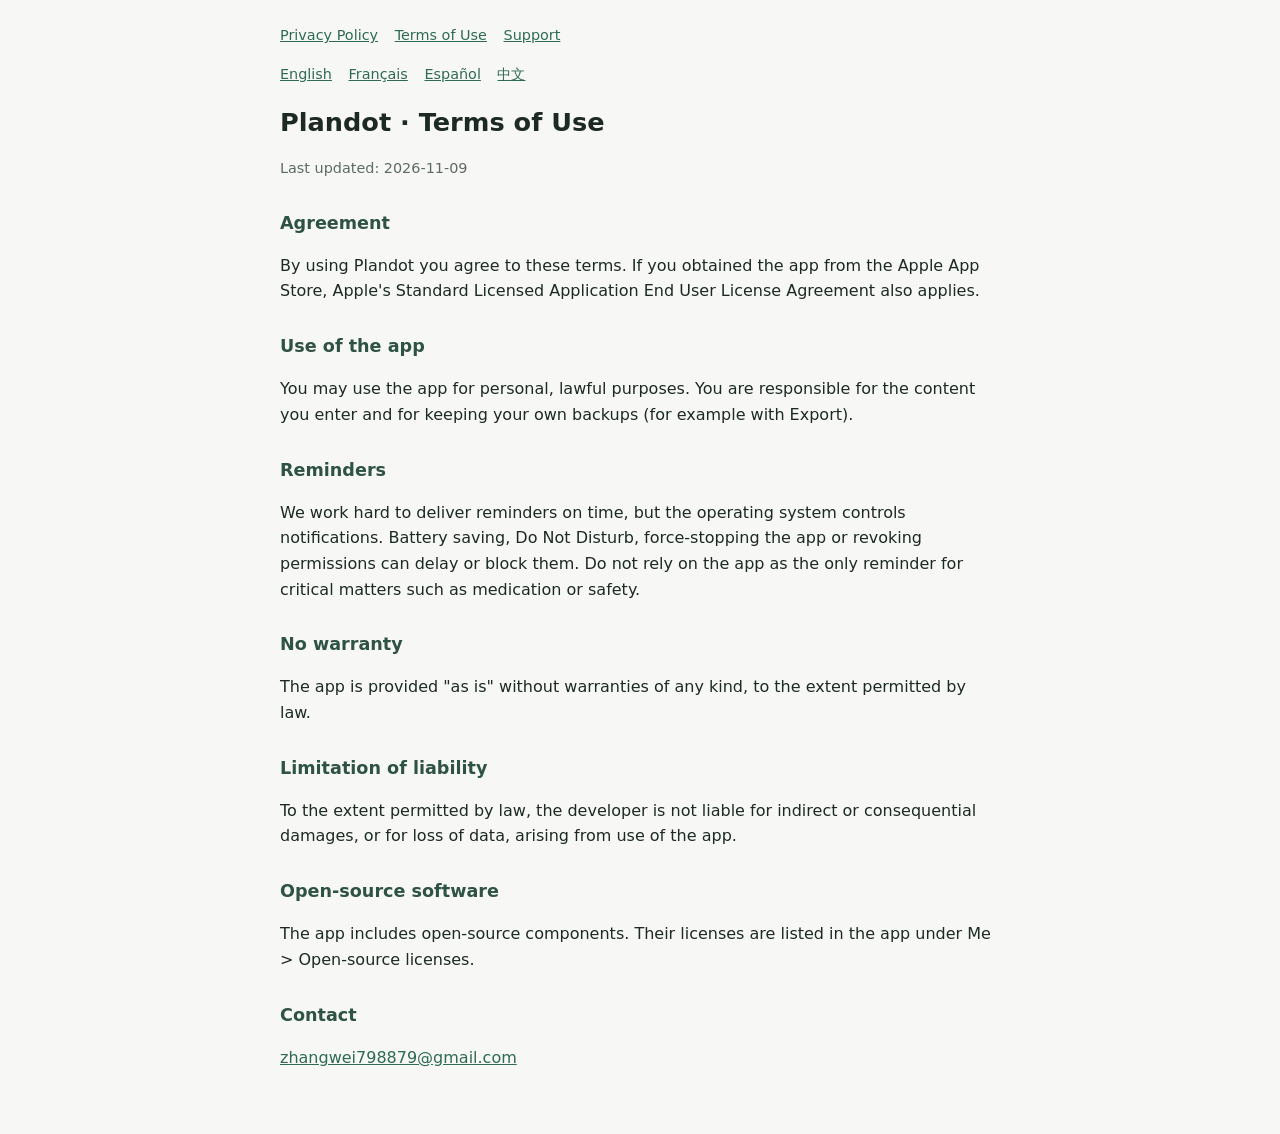
<file: terms.html>
<!doctype html><html lang="en"><head><meta charset="utf-8"><meta name="viewport" content="width=device-width,initial-scale=1">
<title>Terms of Use · Plandot</title><link rel="stylesheet" href="style.css"></head><body><main>
<nav><a href="privacy.html">Privacy Policy</a> <a href="terms.html">Terms of Use</a> <a href="support.html">Support</a></nav><nav class="muted"><a href="terms.html" lang="en">English</a> <a href="terms-fr.html" lang="fr">Français</a> <a href="terms-es.html" lang="es">Español</a> <a href="terms-zh.html" lang="zh">中文</a></nav>
<h1>Plandot · Terms of Use</h1><p class="muted">Last updated: 2026-11-09</p><h2>Agreement</h2><p>By using Plandot you agree to these terms. If you obtained the app from the Apple App Store, Apple's Standard Licensed Application End User License Agreement also applies.</p><h2>Use of the app</h2><p>You may use the app for personal, lawful purposes. You are responsible for the content you enter and for keeping your own backups (for example with Export).</p><h2>Reminders</h2><p>We work hard to deliver reminders on time, but the operating system controls notifications. Battery saving, Do Not Disturb, force-stopping the app or revoking permissions can delay or block them. Do not rely on the app as the only reminder for critical matters such as medication or safety.</p><h2>No warranty</h2><p>The app is provided "as is" without warranties of any kind, to the extent permitted by law.</p><h2>Limitation of liability</h2><p>To the extent permitted by law, the developer is not liable for indirect or consequential damages, or for loss of data, arising from use of the app.</p><h2>Open-source software</h2><p>The app includes open-source components. Their licenses are listed in the app under Me &gt; Open-source licenses.</p><h2>Contact</h2><p><a href="mailto:zhangwei798879@gmail.com">zhangwei798879@gmail.com</a></p></main></body></html>
</file>
<file: style.css>
body{font:16px/1.6 -apple-system,system-ui,"Segoe UI",Roboto,"PingFang SC",sans-serif;margin:0;background:#f7f8f6;color:#1d2a24}
main{max-width:720px;margin:0 auto;padding:24px 16px 48px}h1{font-size:1.6rem;margin:.2em 0}h2{font-size:1.1rem;margin-top:1.6em;color:#2e5244}
nav{font-size:.9rem;margin-bottom:16px}nav a{margin-right:12px}a{color:#2e6b52}.muted{color:#5d6b64;font-size:.9rem}
@media (prefers-color-scheme:dark){body{background:#121614;color:#e3e9e5}h2{color:#9cc9b3}a{color:#8fd1b2}.muted{color:#9aa8a0}}
</file>
